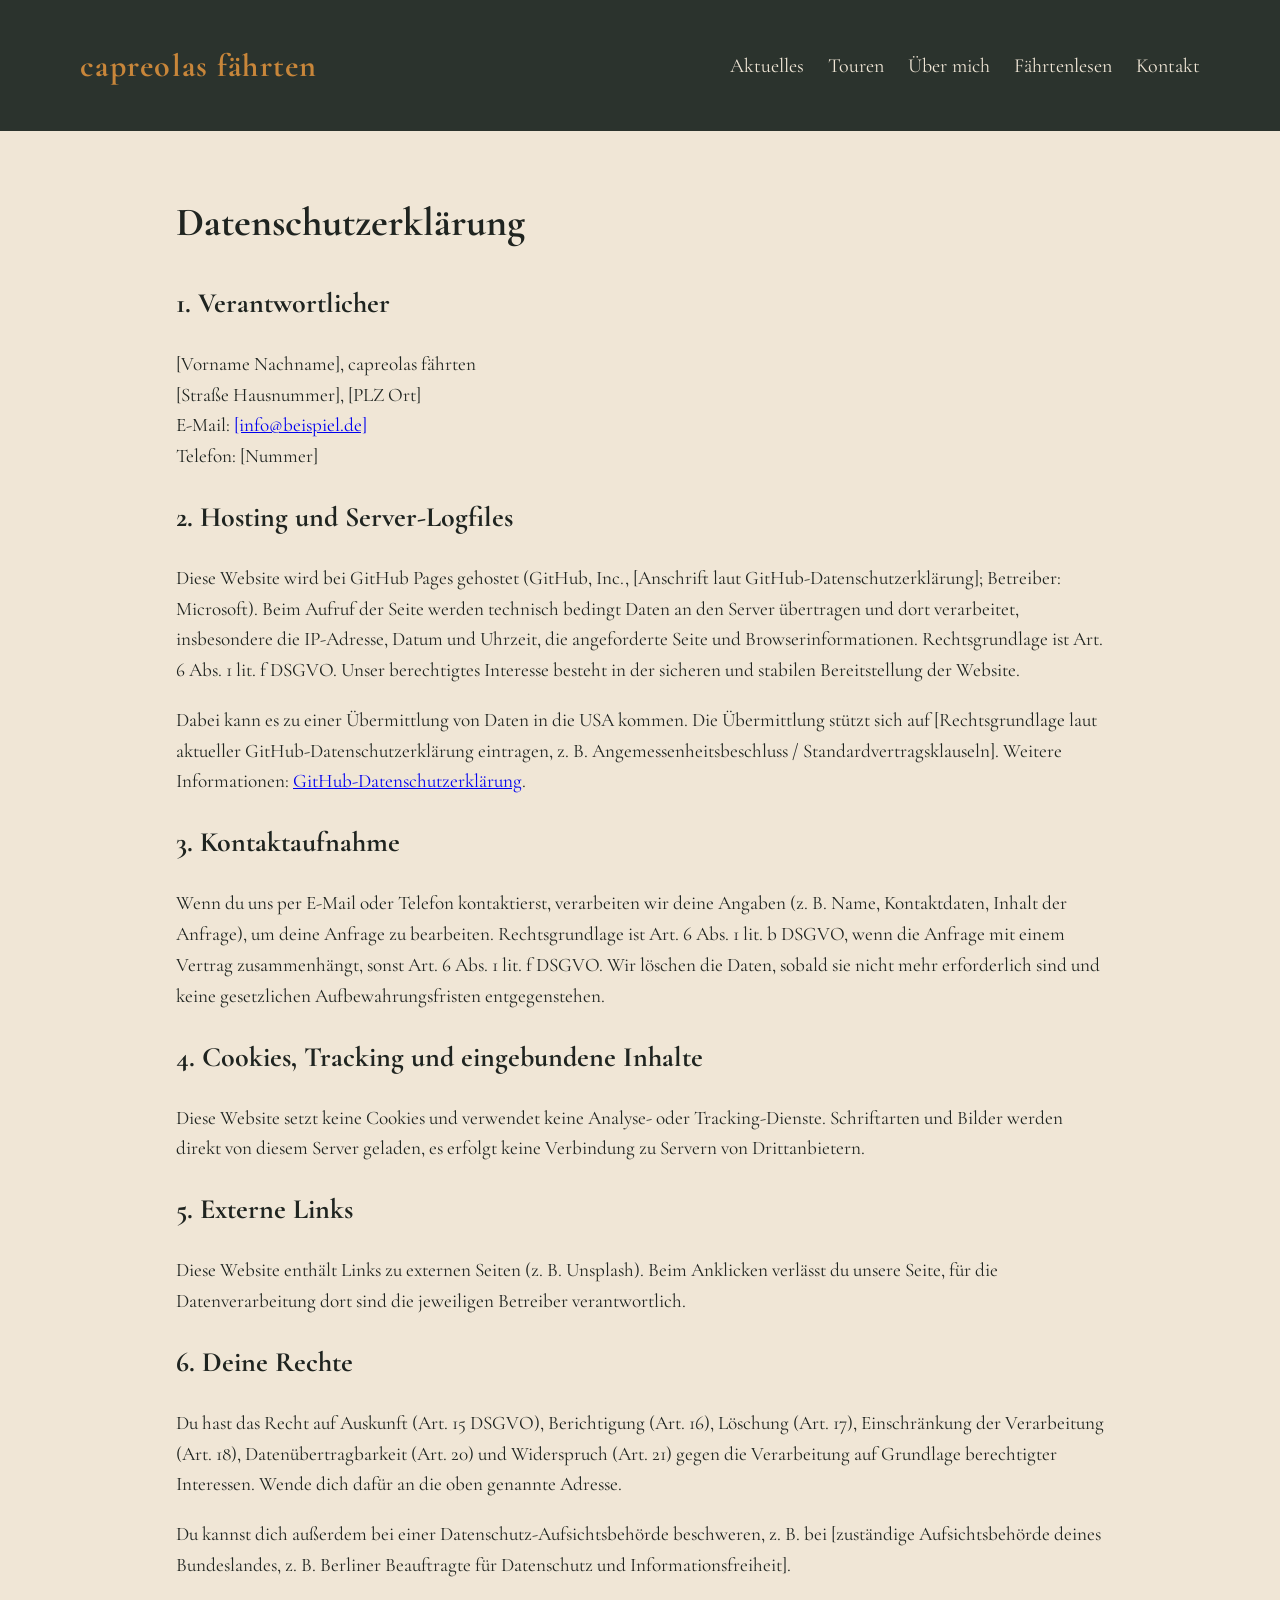
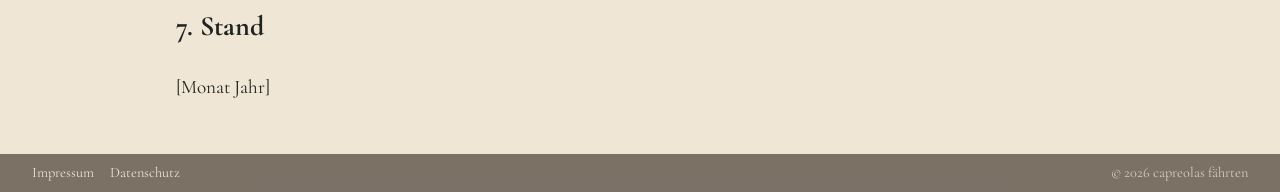
<file: datenschutz.html>
<!doctype html>
<html lang="de">
  <head>
    <meta charset="UTF-8" />
    <meta name="viewport" content="width=device-width, initial-scale=1" />
    <title>Kontakt</title>
    <link rel="stylesheet" href="css/style.css" />
  </head>
  <body class="datenschutz">
    <header class="site-header">
      <a class="logo" href="#">capreolas fährten</a>
      <button
        class="nav-toggle"
        aria-label="Menü"
        aria-expanded="false"
        aria-controls="nav"
      >
        ☰
      </button>
      <nav id="nav">
        <a href="index.html">Aktuelles</a>
        <a href="touren.html">Touren</a>
        <a href="ueber_mich.html">Über mich</a>
        <a href="faehrtenlesen.html">Fährtenlesen</a>
        <a href="kontakt.html" aria-current="page">Kontakt</a>
      </nav>
    </header>

    <main>
      <h1>Datenschutzerklärung</h1>

      <h2>1. Verantwortlicher</h2>
      <p>
        [Vorname Nachname], capreolas fährten<br />
        [Straße Hausnummer], [PLZ Ort]<br />
        E-Mail: <a href="mailto:[info@beispiel.de]">[info@beispiel.de]</a><br />
        Telefon: [Nummer]
      </p>

      <h2>2. Hosting und Server-Logfiles</h2>
      <p>
        Diese Website wird bei GitHub Pages gehostet (GitHub, Inc., [Anschrift
        laut GitHub-Datenschutzerklärung]; Betreiber: Microsoft). Beim Aufruf
        der Seite werden technisch bedingt Daten an den Server übertragen und
        dort verarbeitet, insbesondere die IP-Adresse, Datum und Uhrzeit, die
        angeforderte Seite und Browserinformationen. Rechtsgrundlage ist Art. 6
        Abs. 1 lit. f DSGVO. Unser berechtigtes Interesse besteht in der
        sicheren und stabilen Bereitstellung der Website.
      </p>
      <p>
        Dabei kann es zu einer Übermittlung von Daten in die USA kommen. Die
        Übermittlung stützt sich auf [Rechtsgrundlage laut aktueller
        GitHub-Datenschutzerklärung eintragen, z. B. Angemessenheitsbeschluss /
        Standardvertragsklauseln]. Weitere Informationen:
        <a
          href="https://docs.github.com/de/site-policy/privacy-policies/github-general-privacy-statement"
          target="_blank"
          rel="noopener"
          >GitHub-Datenschutzerklärung</a
        >.
      </p>

      <h2>3. Kontaktaufnahme</h2>
      <p>
        Wenn du uns per E-Mail oder Telefon kontaktierst, verarbeiten wir deine
        Angaben (z. B. Name, Kontaktdaten, Inhalt der Anfrage), um deine Anfrage
        zu bearbeiten. Rechtsgrundlage ist Art. 6 Abs. 1 lit. b DSGVO, wenn die
        Anfrage mit einem Vertrag zusammenhängt, sonst Art. 6 Abs. 1 lit. f
        DSGVO. Wir löschen die Daten, sobald sie nicht mehr erforderlich sind
        und keine gesetzlichen Aufbewahrungsfristen entgegenstehen.
      </p>

      <h2>4. Cookies, Tracking und eingebundene Inhalte</h2>
      <p>
        Diese Website setzt keine Cookies und verwendet keine Analyse- oder
        Tracking-Dienste. Schriftarten und Bilder werden direkt von diesem
        Server geladen, es erfolgt keine Verbindung zu Servern von
        Drittanbietern.
      </p>

      <h2>5. Externe Links</h2>
      <p>
        Diese Website enthält Links zu externen Seiten (z. B. Unsplash). Beim
        Anklicken verlässt du unsere Seite, für die Datenverarbeitung dort sind
        die jeweiligen Betreiber verantwortlich.
      </p>

      <h2>6. Deine Rechte</h2>
      <p>
        Du hast das Recht auf Auskunft (Art. 15 DSGVO), Berichtigung (Art. 16),
        Löschung (Art. 17), Einschränkung der Verarbeitung (Art. 18),
        Datenübertragbarkeit (Art. 20) und Widerspruch (Art. 21) gegen die
        Verarbeitung auf Grundlage berechtigter Interessen. Wende dich dafür an
        die oben genannte Adresse.
      </p>
      <p>
        Du kannst dich außerdem bei einer Datenschutz-Aufsichtsbehörde
        beschweren, z. B. bei [zuständige Aufsichtsbehörde deines Bundeslandes,
        z. B. Berliner Beauftragte für Datenschutz und Informationsfreiheit].
      </p>

      <h2>7. Stand</h2>
      <p>[Monat Jahr]</p>
    </main>

    <footer class="site-footer">
      <nav class="footer-nav" aria-label="Rechtliches">
        <a href="impressum.html">Impressum</a>
        <a href="datenschutz.html">Datenschutz</a>
      </nav>
      <small>&copy; 2026 capreolas fährten</small>
    </footer>

    <script src="js/script.js"></script>
  </body>
</html>
</file>
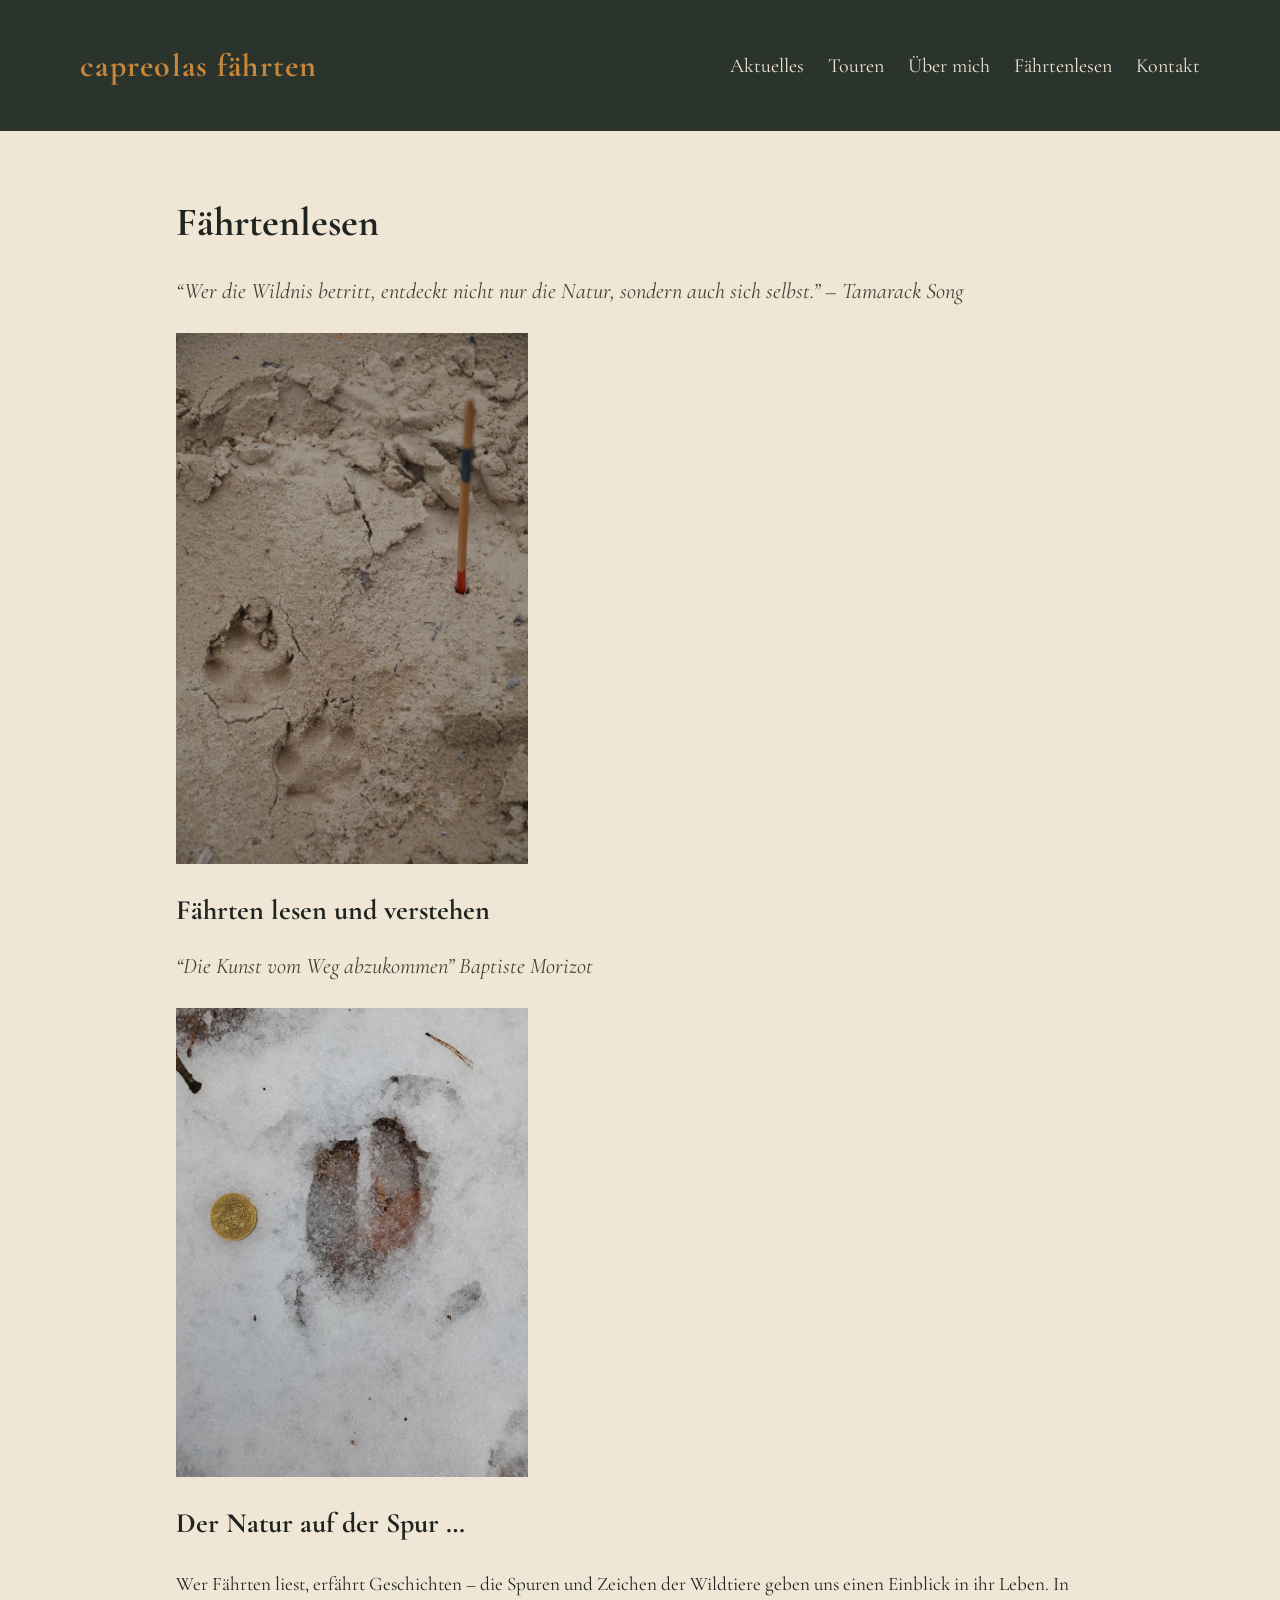
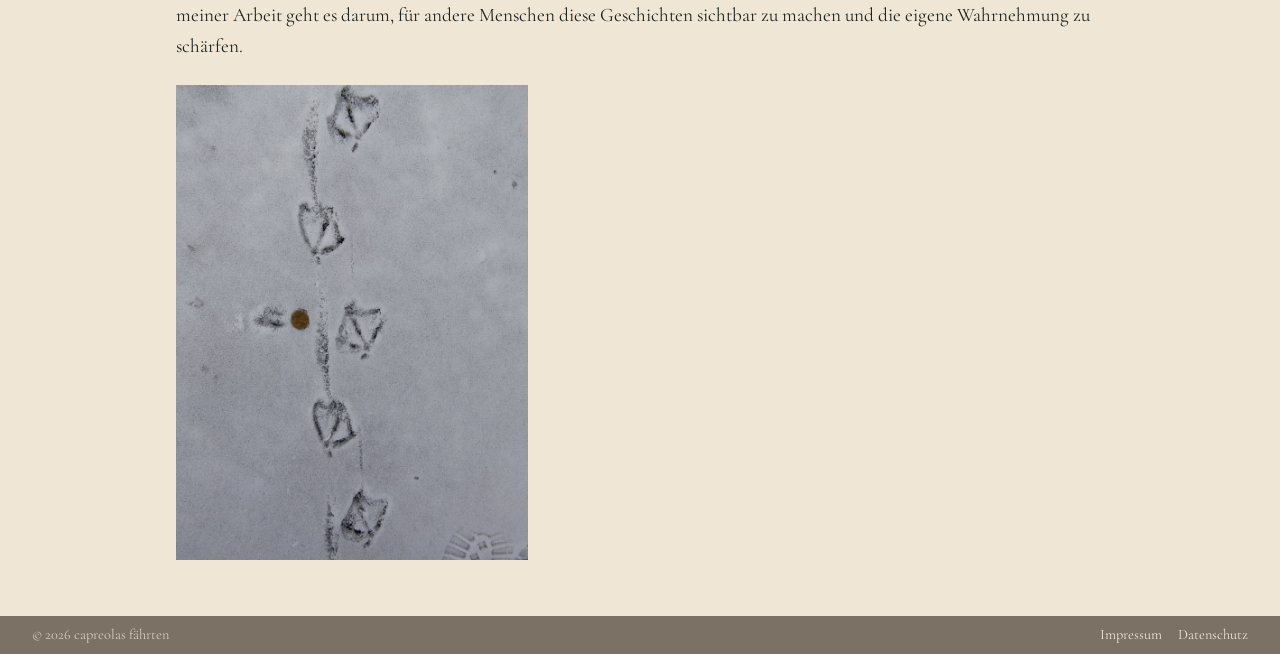
<file: faehrtenlesen.html>
<!doctype html>
<html lang="de">
  <head>
    <meta charset="UTF-8" />
    <meta name="viewport" content="width=device-width, initial-scale=1" />
    <title>Über mich – capreolas fährten</title>
    <link rel="stylesheet" href="css/style.css" />
  </head>
  <body class="faehrtenlesen">
    <header class="site-header">
      <a class="logo" href="index.html">capreolas fährten</a>
      <button
        class="nav-toggle"
        aria-label="Menü"
        aria-expanded="false"
        aria-controls="nav"
      >
        ☰
      </button>
      <nav id="nav">
        <a href="index.html">Aktuelles</a>
        <a href="touren.html">Touren</a>
        <a href="ueber_mich.html">Über mich</a>
        <a href="faehrtenlesen.html" aria-current="page">Fährtenlesen</a>
        <a href="kontakt.html">Kontakt</a>
      </nav>
    </header>

    <main>
      <h1>Fährtenlesen</h1>
      <p class="untertitel">
        “Wer die Wildnis betritt, entdeckt nicht nur die Natur, sondern auch
        sich selbst.” – Tamarack Song
      </p>

      <img
        class="portrait"
        src="img/faehrtenlesen_01.jpg"
        alt="Porträt von Pauline Münchhagen"
        width="800"
        height="533"
      />

      <h2>Fährten lesen und verstehen</h2>
      <p class="untertitel">“Die Kunst vom Weg abzukommen” Baptiste Morizot</p>

      <img
        class="portrait"
        src="img/faehrtenlesen_02.jpg"
        alt="Porträt von Pauline Münchhagen"
        width="800"
        height="533"
      />

      <h2>Der Natur auf der Spur …</h2>
      <p>
        Wer Fährten liest, erfährt Geschichten – die Spuren und Zeichen der
        Wildtiere geben uns einen Einblick in ihr Leben. In meiner Arbeit geht
        es darum, für andere Menschen diese Geschichten sichtbar zu machen und
        die eigene Wahrnehmung zu schärfen.
      </p>

      <img
        class="portrait"
        src="img/faehrtenlesen_03.jpg"
        alt="Porträt von Pauline Münchhagen"
        width="800"
        height="533"
      />
    </main>

    <footer class="site-footer">
      <small>&copy; 2026 capreolas fährten</small>
      <nav class="footer-nav" aria-label="Rechtliches">
        <a href="impressum.html">Impressum</a>
        <a href="datenschutz.html">Datenschutz</a>
      </nav>
    </footer>

    <script src="js/script.js"></script>
  </body>
</html>
</file>
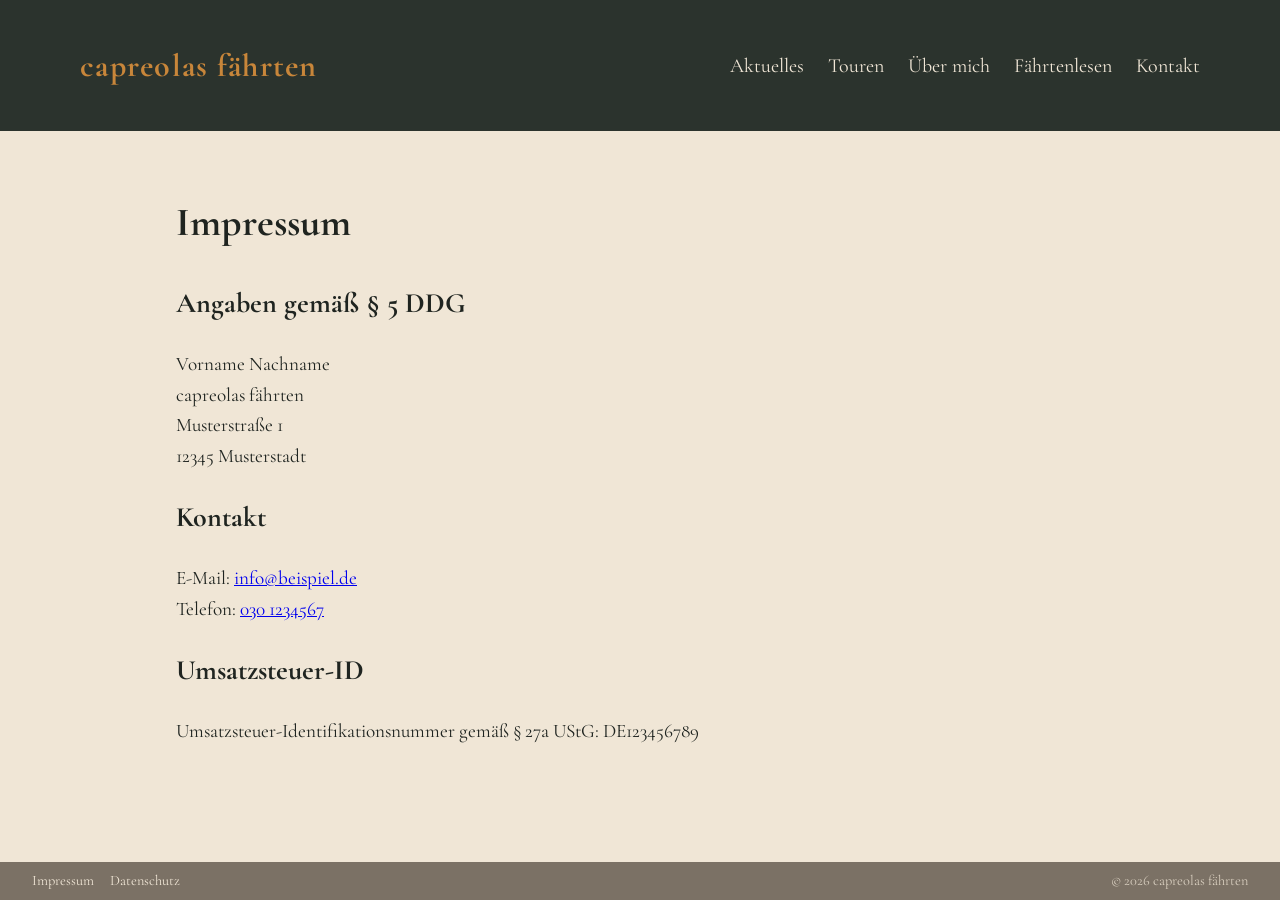
<file: impressum.html>
<!doctype html>
<html lang="de">
  <head>
    <meta charset="UTF-8" />
    <meta name="viewport" content="width=device-width, initial-scale=1" />
    <title>Kontakt</title>
    <link rel="stylesheet" href="css/style.css" />
  </head>
  <body class="impressum">
    <header class="site-header">
      <a class="logo" href="#">capreolas fährten</a>
      <button
        class="nav-toggle"
        aria-label="Menü"
        aria-expanded="false"
        aria-controls="nav"
      >
        ☰
      </button>
      <nav id="nav">
        <a href="index.html">Aktuelles</a>
        <a href="touren.html">Touren</a>
        <a href="ueber_mich.html">Über mich</a>
        <a href="faehrtenlesen.html">Fährtenlesen</a>
        <a href="kontakt.html" aria-current="page">Kontakt</a>
      </nav>
    </header>

    <main>
      <h1>Impressum</h1>

      <h2>Angaben gemäß § 5 DDG</h2>
      <p>
        Vorname Nachname<br />
        capreolas fährten<br />
        Musterstraße 1<br />
        12345 Musterstadt
      </p>

      <h2>Kontakt</h2>
      <p>
        E-Mail: <a href="mailto:info@beispiel.de">info@beispiel.de</a><br />
        Telefon: <a href="tel:+49301234567">030 1234567</a>
      </p>

      <h2>Umsatzsteuer-ID</h2>
      <p>Umsatzsteuer-Identifikationsnummer gemäß § 27a UStG: DE123456789</p>
    </main>

    <footer class="site-footer">
      <nav class="footer-nav" aria-label="Rechtliches">
        <a href="impressum.html">Impressum</a>
        <a href="datenschutz.html">Datenschutz</a>
      </nav>
      <small>&copy; 2026 capreolas fährten</small>
    </footer>

    <script src="js/script.js"></script>
  </body>
</html>
</file>
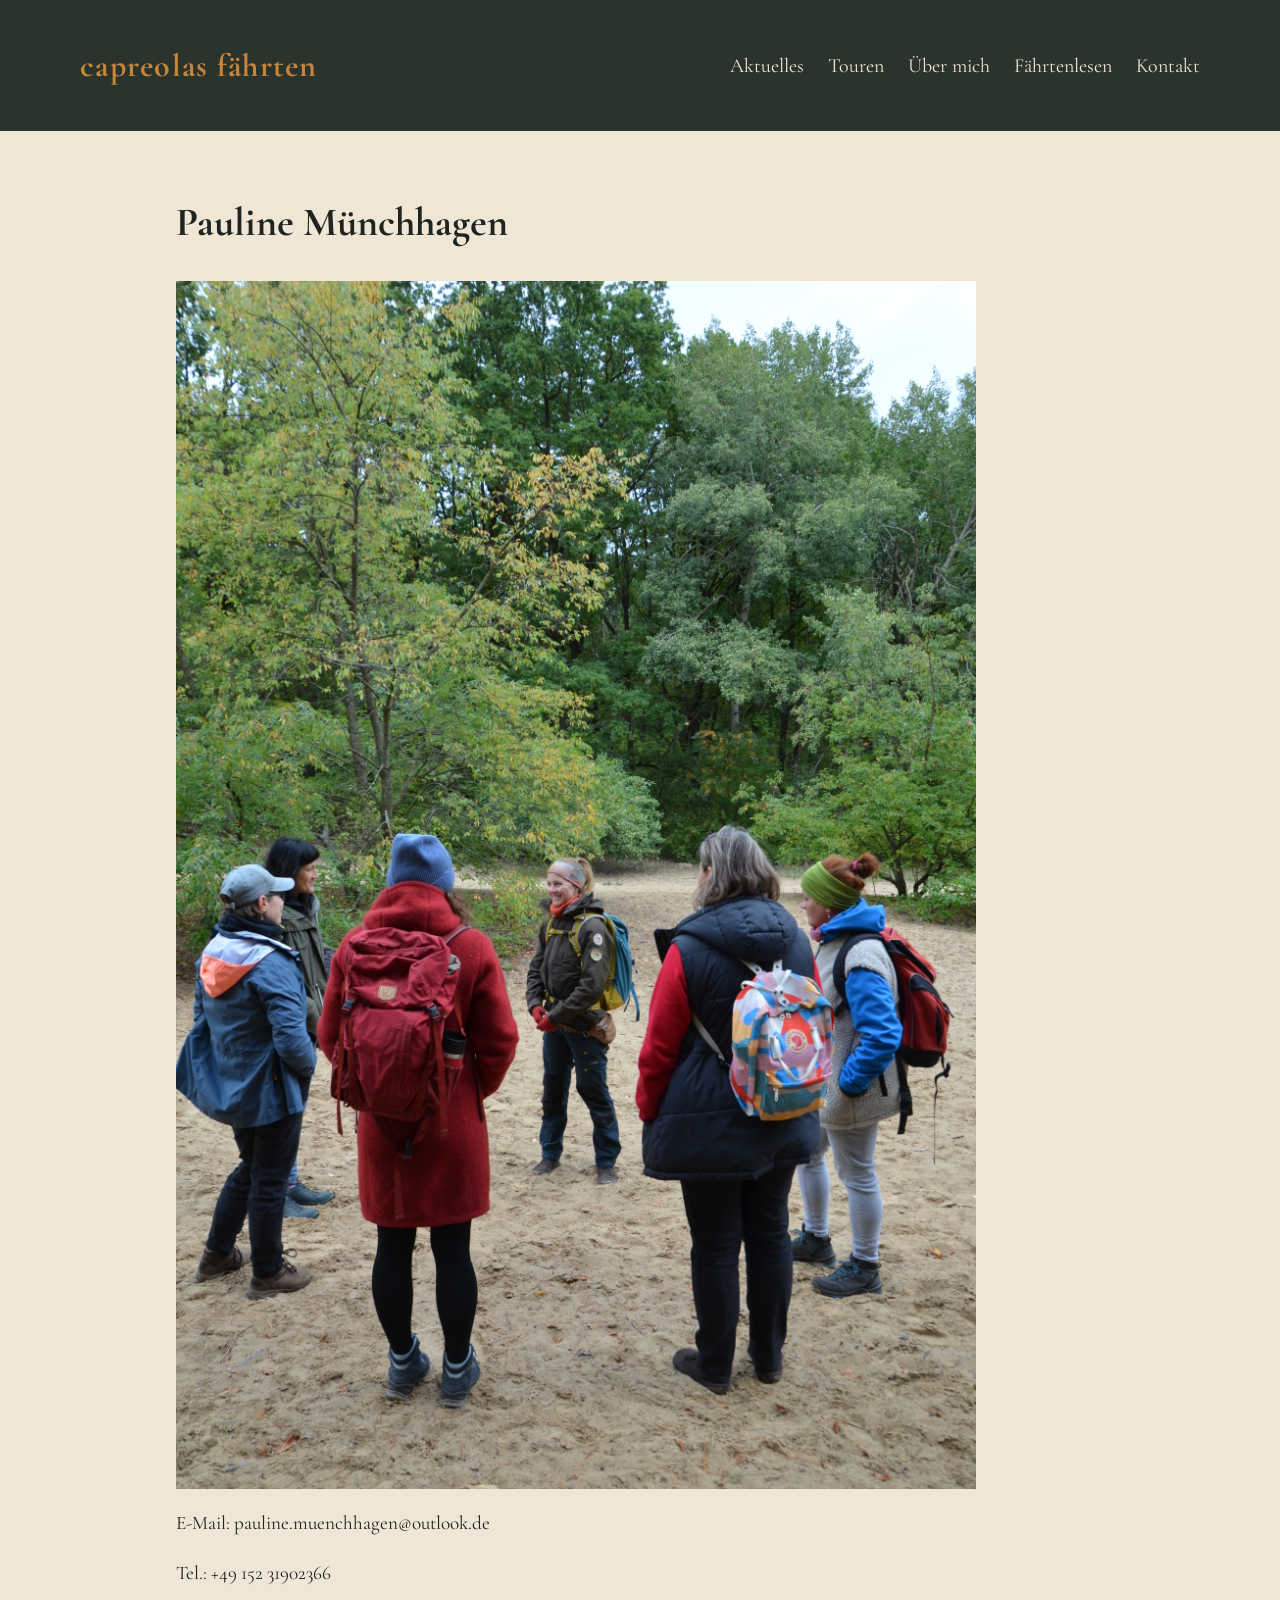
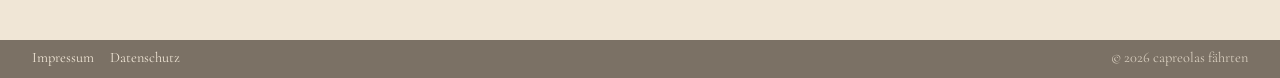
<file: kontakt.html>
<!doctype html>
<html lang="de">
  <head>
    <meta charset="UTF-8" />
    <meta name="viewport" content="width=device-width, initial-scale=1" />
    <title>Kontakt</title>
    <link rel="stylesheet" href="css/style.css" />
  </head>
  <body class="kontakt">
    <header class="site-header">
      <a class="logo" href="#">capreolas fährten</a>
      <button
        class="nav-toggle"
        aria-label="Menü"
        aria-expanded="false"
        aria-controls="nav"
      >
        ☰
      </button>
      <nav id="nav">
        <a href="index.html">Aktuelles</a>
        <a href="touren.html">Touren</a>
        <a href="ueber_mich.html">Über mich</a>
        <a href="faehrtenlesen.html">Fährtenlesen</a>
        <a href="kontakt.html" aria-current="page">Kontakt</a>
      </nav>
    </header>

    <main>
      <h1>Pauline Münchhagen</h1>
      <img
        src="img/Tour_Gruppe_2.JPG"
        alt="Kurze Beschreibung des Bildes"
        width="800"
        height="533"
      />
      <p>E-Mail: pauline.muenchhagen@outlook.de</p>
      <p>Tel.: +49 152 31902366</p>
    </main>

    <footer class="site-footer">
      <nav class="footer-nav" aria-label="Rechtliches">
        <a href="impressum.html">Impressum</a>
        <a href="datenschutz.html">Datenschutz</a>
      </nav>
      <small>&copy; 2026 capreolas fährten</small>
    </footer>

    <script src="js/script.js"></script>
  </body>
</html>
</file>
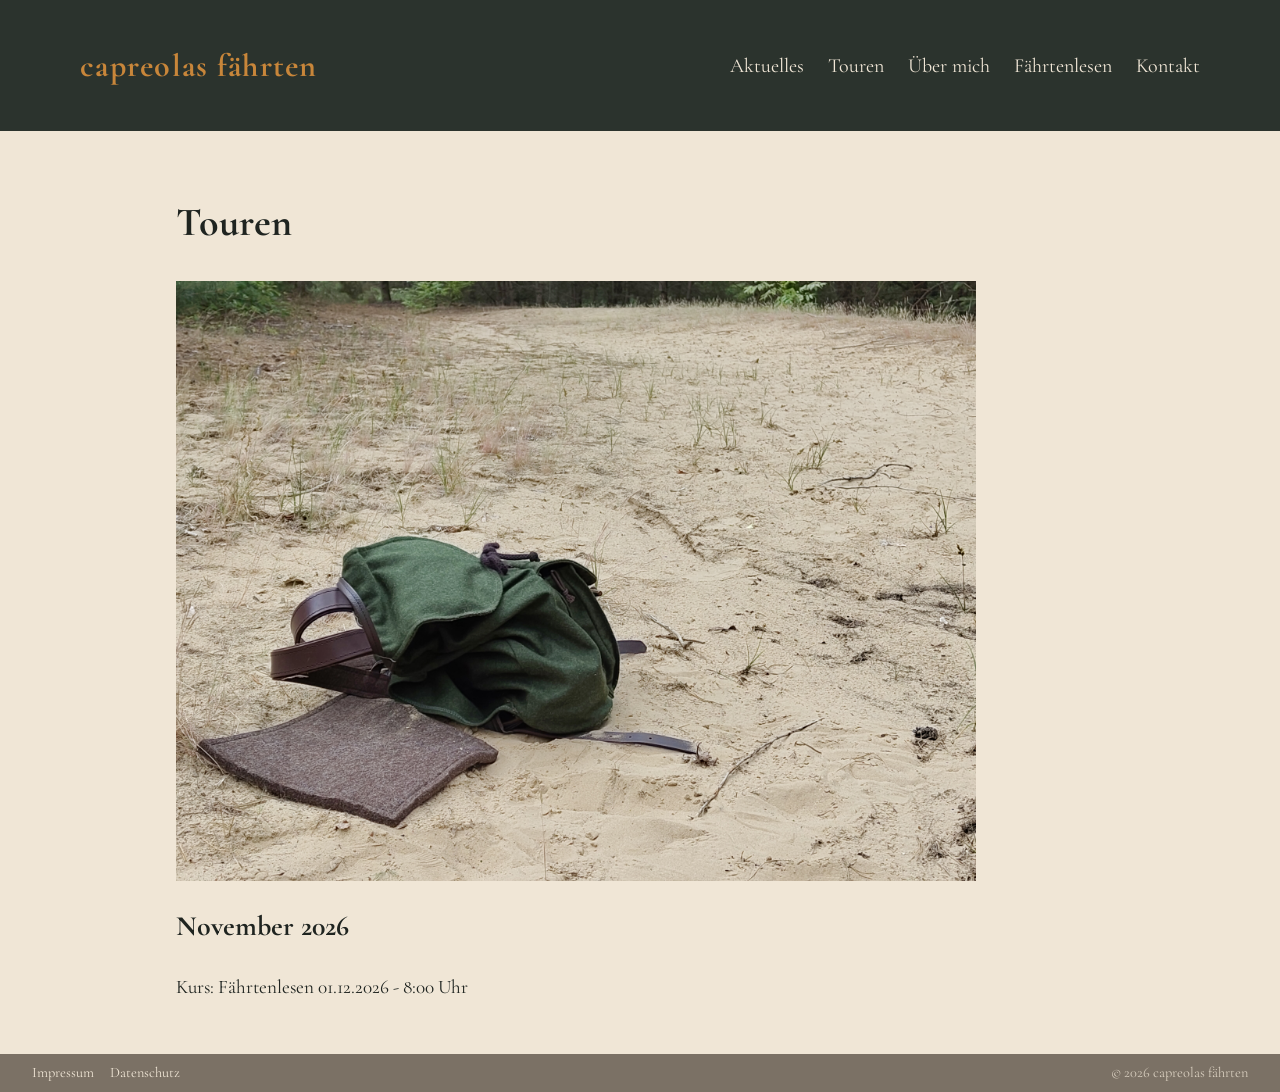
<file: touren.html>
<!doctype html>
<html lang="de">
  <head>
    <meta charset="UTF-8" />
    <meta name="viewport" content="width=device-width, initial-scale=1" />
    <title>Kontakt</title>
    <link rel="stylesheet" href="css/style.css" />
  </head>
  <body class="touren">
    <header class="site-header">
      <a class="logo" href="#">capreolas fährten</a>
      <button
        class="nav-toggle"
        aria-label="Menü"
        aria-expanded="false"
        aria-controls="nav"
      >
        ☰
      </button>
      <nav id="nav">
        <a href="index.html">Aktuelles</a>
        <a href="touren.html" aria-current="page">Touren</a>
        <a href="ueber_mich.html">Über mich</a>
        <a href="faehrtenlesen.html">Fährtenlesen</a>
        <a href="kontakt.html">Kontakt</a>
      </nav>
    </header>

    <main>
      <h1>Touren</h1>
      <img
        src="img/touren.jpg"
        alt="Kurze Beschreibung des Bildes"
        width="800"
        height="533"
      />
      <h2>November 2026</h2>
      <p>Kurs: Fährtenlesen 01.12.2026 - 8:00 Uhr</p>
    </main>

    <footer class="site-footer">
      <nav class="footer-nav" aria-label="Rechtliches">
        <a href="impressum.html">Impressum</a>
        <a href="datenschutz.html">Datenschutz</a>
      </nav>
      <small>&copy; 2026 capreolas fährten</small>
    </footer>

    <script src="js/script.js"></script>
  </body>
</html>
</file>
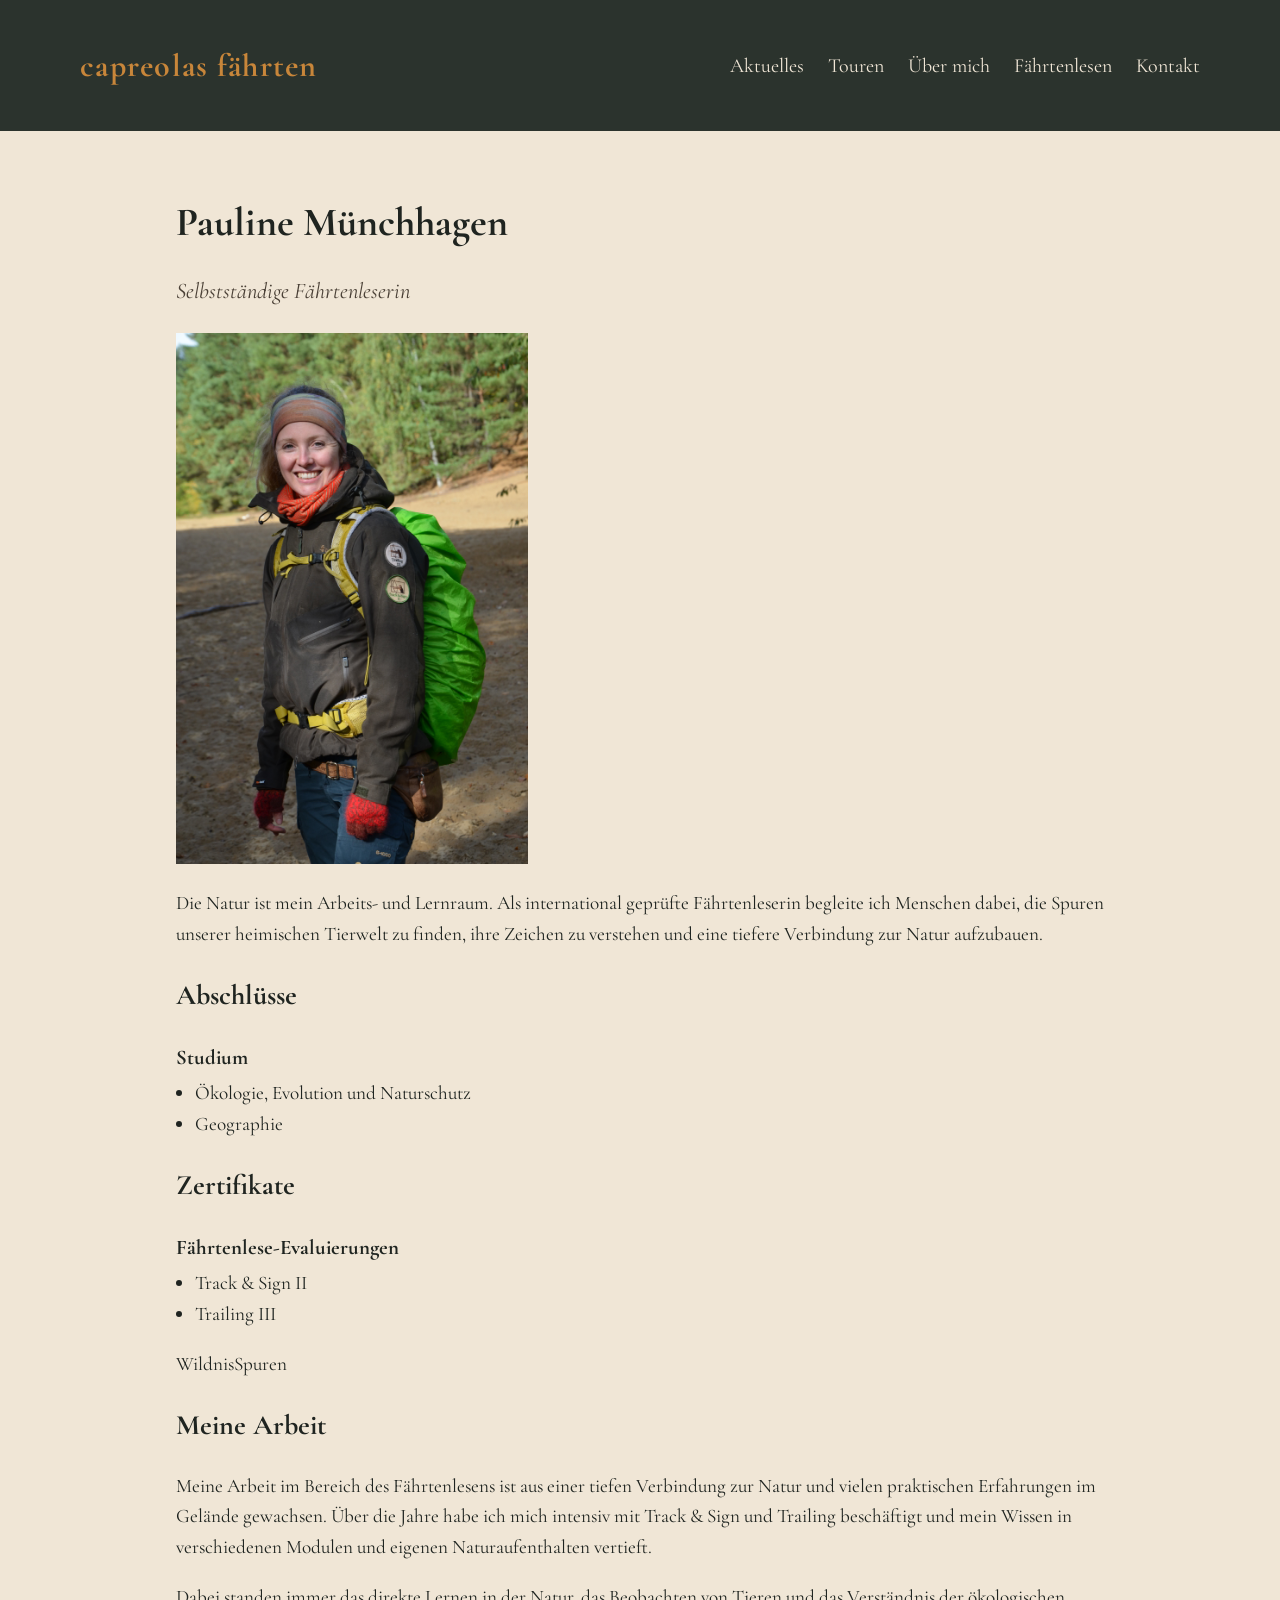
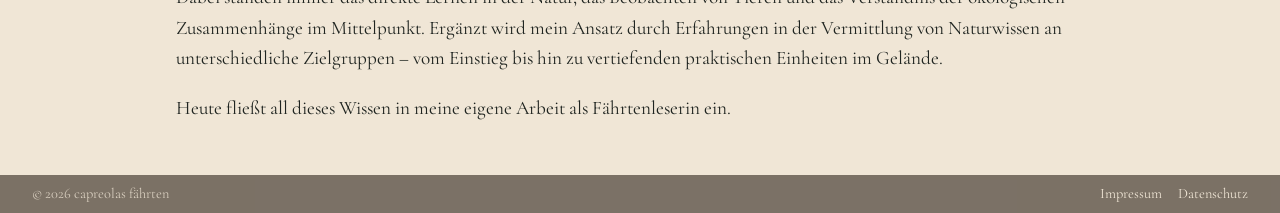
<file: ueber_mich.html>
<!doctype html>
<html lang="de">
  <head>
    <meta charset="UTF-8" />
    <meta name="viewport" content="width=device-width, initial-scale=1" />
    <title>Über mich – capreolas fährten</title>
    <link rel="stylesheet" href="css/style.css" />
  </head>
  <body class="ueber_mich">
    <header class="site-header">
      <a class="logo" href="index.html">capreolas fährten</a>
      <button
        class="nav-toggle"
        aria-label="Menü"
        aria-expanded="false"
        aria-controls="nav"
      >
        ☰
      </button>
      <nav id="nav">
        <a href="index.html">Aktuelles</a>
        <a href="touren.html">Touren</a>
        <a href="ueber_mich.html" aria-current="page">Über mich</a>
        <a href="faehrtenlesen.html">Fährtenlesen</a>
        <a href="kontakt.html">Kontakt</a>
      </nav>
    </header>

    <main>
      <h1>Pauline Münchhagen</h1>
      <p class="untertitel">Selbstständige Fährtenleserin</p>

      <img
        class="portrait"
        src="img/Pauline_Potrait_3.JPG"
        alt="Porträt von Pauline Münchhagen"
        width="800"
        height="533"
      />

      <p>
        Die Natur ist mein Arbeits- und Lernraum. Als international geprüfte
        Fährtenleserin begleite ich Menschen dabei, die Spuren unserer
        heimischen Tierwelt zu finden, ihre Zeichen zu verstehen und eine
        tiefere Verbindung zur Natur aufzubauen.
      </p>

      <h2>Abschlüsse</h2>
      <h3>Studium</h3>
      <ul>
        <li>Ökologie, Evolution und Naturschutz</li>
        <li>Geographie</li>
      </ul>

      <h2>Zertifikate</h2>
      <h3>Fährtenlese-Evaluierungen</h3>
      <ul>
        <li>Track &amp; Sign II</li>
        <li>Trailing III</li>
      </ul>
      <p>WildnisSpuren</p>

      <h2>Meine Arbeit</h2>
      <p>
        Meine Arbeit im Bereich des Fährtenlesens ist aus einer tiefen
        Verbindung zur Natur und vielen praktischen Erfahrungen im Gelände
        gewachsen. Über die Jahre habe ich mich intensiv mit Track &amp; Sign
        und Trailing beschäftigt und mein Wissen in verschiedenen Modulen und
        eigenen Naturaufenthalten vertieft.
      </p>
      <p>
        Dabei standen immer das direkte Lernen in der Natur, das Beobachten von
        Tieren und das Verständnis der ökologischen Zusammenhänge im
        Mittelpunkt. Ergänzt wird mein Ansatz durch Erfahrungen in der
        Vermittlung von Naturwissen an unterschiedliche Zielgruppen – vom
        Einstieg bis hin zu vertiefenden praktischen Einheiten im Gelände.
      </p>
      <p>
        Heute fließt all dieses Wissen in meine eigene Arbeit als Fährtenleserin
        ein.
      </p>
    </main>

    <footer class="site-footer">
      <small>&copy; 2026 capreolas fährten</small>
      <nav class="footer-nav" aria-label="Rechtliches">
        <a href="impressum.html">Impressum</a>
        <a href="datenschutz.html">Datenschutz</a>
      </nav>
    </footer>

    <script src="js/script.js"></script>
  </body>
</html>
</file>
<file: css/style.css>
/* ========== SCHRIFT ========== */
@font-face {
  font-family: "Cormorant Garamond";
  src: url("../fonts/Cormorant_Garamond/CormorantGaramond-VariableFont_wght.ttf")
    format("truetype");
  font-weight: 300 700;
  font-style: normal;
  font-display: swap;
}

@font-face {
  font-family: "Cormorant Garamond";
  src: url("../fonts/Cormorant_Garamond/CormorantGaramond-Italic-VariableFont_wght.ttf")
    format("truetype");
  font-weight: 300 700;
  font-style: italic;
  font-display: swap;
}

/* ========== FARBEN (hier ändern, gilt für die ganze Seite) ========== */
:root {
  --hell: #f0e6d6;
  --sand: #b9a78f;
  --text: #1f2420;
  --dunkel: #2b332d;
  --braun: #4a4036;
  --akzent: #c8863a;
  --akzent-dunkel: #8a4f1a;
}

/* ========== GRUNDLAGEN ========== */
* {
  box-sizing: border-box;
}

body {
  margin: 0;
  min-height: 100dvh;
  display: flex;
  flex-direction: column;
  font-family: "Cormorant Garamond", Georgia, serif;
  font-size: 1.2rem;
  line-height: 1.6;
  background: var(--hell);
  color: var(--text);
}

main {
  flex: 1;
  width: 100%;
  max-width: 60rem;
  margin: 0 auto;
  padding: 2rem 1rem;
}

h1,
h2 {
  font-weight: 700;
}

h1 {
  font-size: 2.5rem;
}

h2 {
  font-size: 1.75rem;
}

img {
  max-width: 100%;
  height: auto;
  display: block;
}

footer {
  padding: 1rem;
  text-align: center;
}

/* ========== HEADER ========== */
.site-header {
  position: sticky;
  top: 0;
  z-index: 10;
  display: flex;
  justify-content: space-between;
  align-items: center;
  padding: 2.5rem 5rem;
  background: var(--dunkel);
}

.site-header a {
  text-decoration: none;
}

.logo {
  font-size: 2rem;
  font-weight: 700;
  letter-spacing: 0.04em;
  color: var(--akzent);
}

.site-header nav {
  display: flex;
  gap: 1.5rem;
}

.site-header nav a {
  font-size: 1.25rem;
  color: var(--hell);
}

.site-header nav a:hover {
  color: var(--akzent);
  text-decoration: underline;
}

/* Menü-Knopf (nur am Handy sichtbar) */
.nav-toggle {
  display: none;
  background: none;
  border: 0;
  font-size: 1.75rem;
  color: var(--hell);
  cursor: pointer;
}

/* ========== STARTSEITE ========== */
body.home {
  background: url("../img/fluss_von_oben.jpg") center / cover no-repeat fixed;
}

body.home main {
  max-width: none;
  display: grid;
  align-content: center; /* Überschrift vertikal mittig */
  text-align: center;
  padding: 0 0 25vh; /* höherer Wert = Überschrift weiter oben */
}

body.home h1 {
  margin: 0;
  padding: 2rem 1rem;
  background: #f0e6d6a4;
  color: var(--dunkel);
  font-size: clamp(2.5rem, 8vw, 5rem);
}

/* ========== ÜBER MICH ========== */
.untertitel {
  margin-top: -0.5rem;
  font-size: 1.4rem;
  font-style: italic;
  color: var(--braun);
}

.portrait {
  max-width: 22rem;
  margin: 1.5rem 0;
}

h3 {
  margin-bottom: 0.25rem;
  font-size: 1.3rem;
}

main ul {
  margin-top: 0.25rem;
  padding-left: 1.2rem;
}

.zitate p {
  font-style: italic;
}

/* ========== HANDY (alles bis 640 px Breite) ========== */
@media (max-width: 640px) {
  .site-header {
    flex-wrap: wrap;
    padding: 0.75rem 1rem;
  }

  .logo {
    font-size: 1.5rem;
  }

  .nav-toggle {
    display: block;
  }

  .site-header nav {
    display: none;
    flex-direction: column;
    gap: 0;
    width: 100%;
  }

  .site-header nav.open {
    display: flex;
  }

  .site-header nav a {
    padding: 0.75rem 0;
  }
}

/* ========== FOOTER ========== */
.site-footer {
  display: flex;
  justify-content: space-between;
  align-items: center;
  flex-wrap: wrap;
  gap: 0.5rem 1.5rem;
  padding: 0.6rem 2rem;
  background: rgb(74 64 54 / 0.7);
  color: var(--hell);
  font-size: 0.9rem;
  line-height: 1.3;
}

.footer-nav {
  display: flex;
  gap: 1rem;
}

.site-footer a {
  color: var(--hell);
  text-decoration: none;
}

.site-footer a:hover {
  color: var(--akzent);
  text-decoration: underline;
}

.site-footer small {
  font-size: inherit;
  opacity: 0.8;
}

.site-footer .credit {
  opacity: 0.8;
}

.site-footer .credit a {
  text-decoration: underline;
}
</file>
